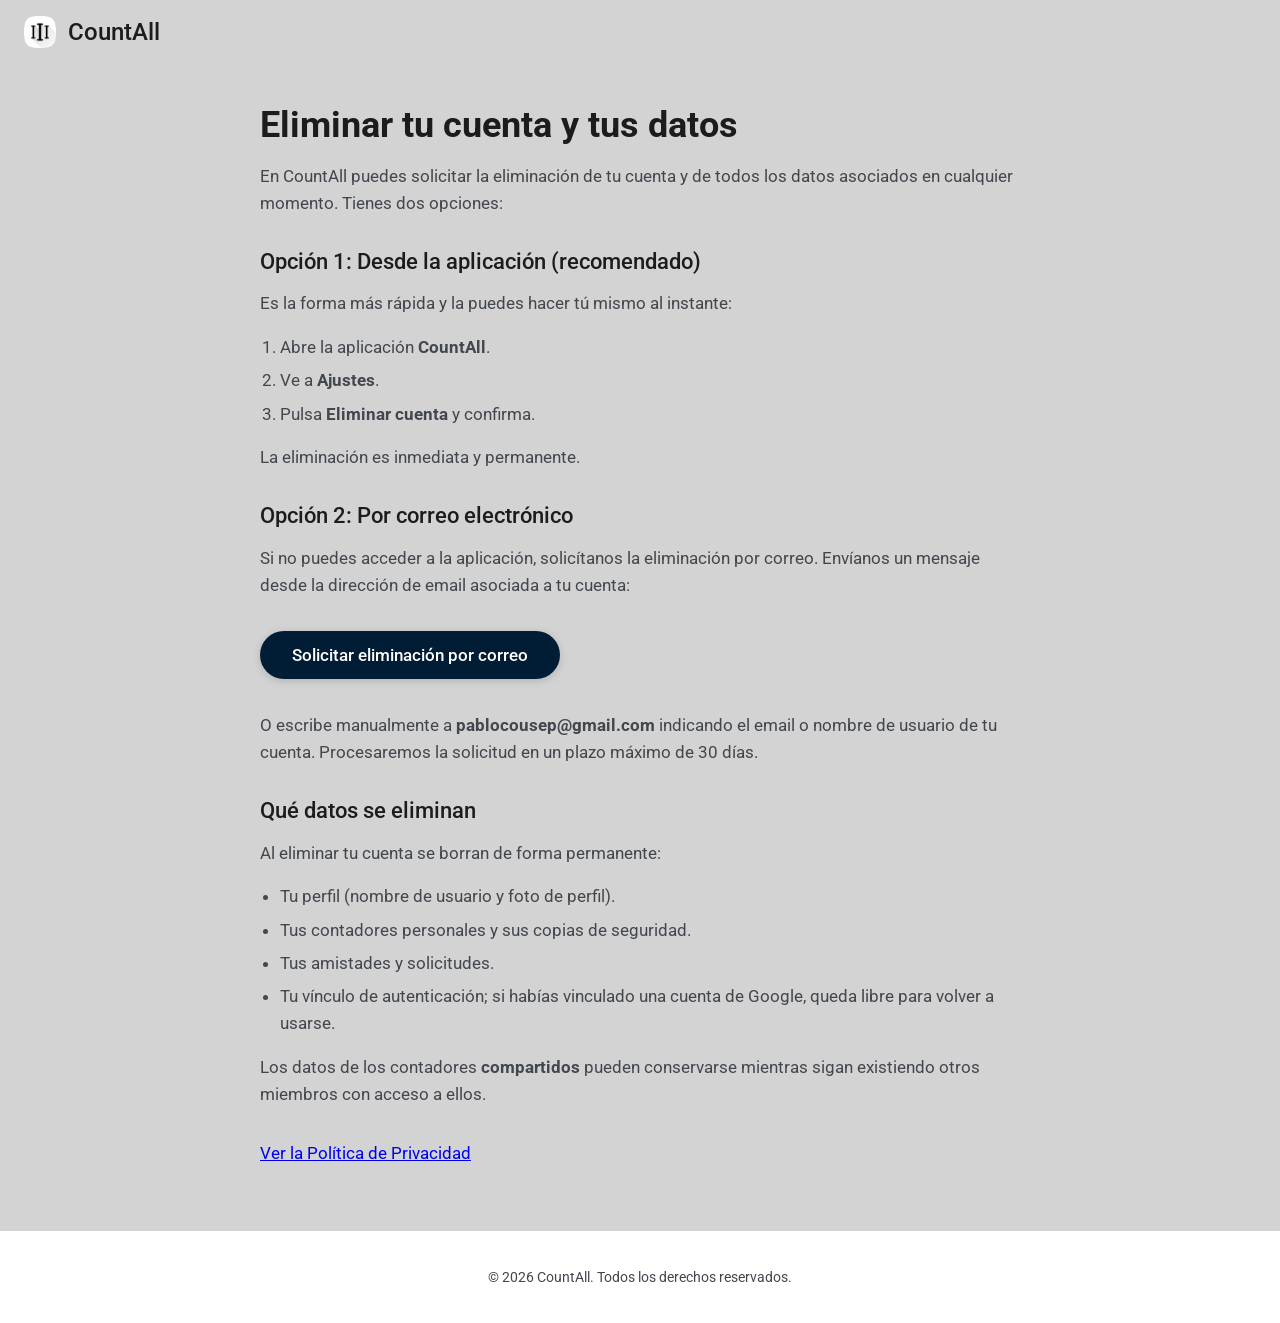
<file: eliminar-cuenta.html>
<!DOCTYPE html>
<html lang="es">
<head>
    <meta charset="UTF-8">
    <meta name="viewport" content="width=device-width, initial-scale=1.0">
    <title>Eliminar cuenta y datos - CountAll</title>
    <link rel="stylesheet" href="styles.css">
    <link rel="icon" href="favicon.ico" sizes="any">
    <link rel="icon" href="icon-192.png" type="image/png" sizes="192x192">
    <link rel="apple-touch-icon" href="apple-touch-icon.png">
    <meta name="theme-color" content="#B5DEFC"/>
    <style>
        .doc { max-width: 760px; text-align: left; padding: 2.5rem 0 3rem; }
        .doc h2 { font-size: 2.25rem; font-weight: 700; margin: 0 0 0.5rem; color: var(--text-primary-color); }
        .doc h3 { font-size: 1.35rem; font-weight: 500; margin: 2rem 0 0.5rem; color: var(--text-primary-color); }
        .doc p, .doc li { font-size: 1.05rem; line-height: 1.6; color: var(--text-secondary-color); }
        .doc ol, .doc ul { padding-left: 1.25rem; }
        .doc li { margin-bottom: 0.4rem; }
        .delete-btn {
            display: inline-block; background-color: var(--on-primary-container); color: #FFFFFF;
            font-size: 1.05rem; font-weight: 500; padding: 0.875rem 2rem; border-radius: 28px;
            text-decoration: none; margin: 1rem 0; box-shadow: 0 2px 8px rgba(0,0,0,0.15);
            transition: transform 0.2s ease-in-out, box-shadow 0.2s ease-in-out;
        }
        .delete-btn:hover { transform: scale(1.03); box-shadow: 0 4px 16px rgba(0,0,0,0.2); }
        .note { font-size: 0.95rem; }
    </style>
</head>
<body>

    <header class="header">
        <div class="header-content">
            <img src="icon-192.png" alt="CountAll Icon" class="header-icon">
            <h1 class="app-title">CountAll</h1>
        </div>
    </header>

    <main>
        <div class="container doc">
            <h2>Eliminar tu cuenta y tus datos</h2>
            <p>En CountAll puedes solicitar la eliminación de tu cuenta y de todos los datos asociados en cualquier momento. Tienes dos opciones:</p>

            <h3>Opción 1: Desde la aplicación (recomendado)</h3>
            <p>Es la forma más rápida y la puedes hacer tú mismo al instante:</p>
            <ol>
                <li>Abre la aplicación <strong>CountAll</strong>.</li>
                <li>Ve a <strong>Ajustes</strong>.</li>
                <li>Pulsa <strong>Eliminar cuenta</strong> y confirma.</li>
            </ol>
            <p>La eliminación es inmediata y permanente.</p>

            <h3>Opción 2: Por correo electrónico</h3>
            <p>Si no puedes acceder a la aplicación, solicítanos la eliminación por correo. Envíanos un mensaje desde la dirección de email asociada a tu cuenta:</p>
            <a class="delete-btn" href="mailto:pablocousep@gmail.com?subject=Solicitud%20de%20eliminaci%C3%B3n%20de%20cuenta%20-%20CountAll&body=Hola%2C%0A%0ASolicito%20la%20eliminaci%C3%B3n%20de%20mi%20cuenta%20de%20CountAll%20y%20de%20todos%20los%20datos%20asociados.%0A%0AEmail%20o%20nombre%20de%20usuario%20de%20mi%20cuenta%3A%20%0A%0AGracias.">Solicitar eliminación por correo</a>
            <p class="note">O escribe manualmente a <strong>pablocousep@gmail.com</strong> indicando el email o nombre de usuario de tu cuenta. Procesaremos la solicitud en un plazo máximo de 30 días.</p>

            <h3>Qué datos se eliminan</h3>
            <p>Al eliminar tu cuenta se borran de forma permanente:</p>
            <ul>
                <li>Tu perfil (nombre de usuario y foto de perfil).</li>
                <li>Tus contadores personales y sus copias de seguridad.</li>
                <li>Tus amistades y solicitudes.</li>
                <li>Tu vínculo de autenticación; si habías vinculado una cuenta de Google, queda libre para volver a usarse.</li>
            </ul>
            <p class="note">Los datos de los contadores <strong>compartidos</strong> pueden conservarse mientras sigan existiendo otros miembros con acceso a ellos.</p>

            <p style="margin-top:2rem;"><a href="POLITICA_PRIVACIDAD.md">Ver la Política de Privacidad</a></p>
        </div>
    </main>

    <footer class="footer">
        <div class="container">
            <p>&copy; 2026 CountAll. Todos los derechos reservados.</p>
        </div>
    </footer>

</body>
</html>
</file>
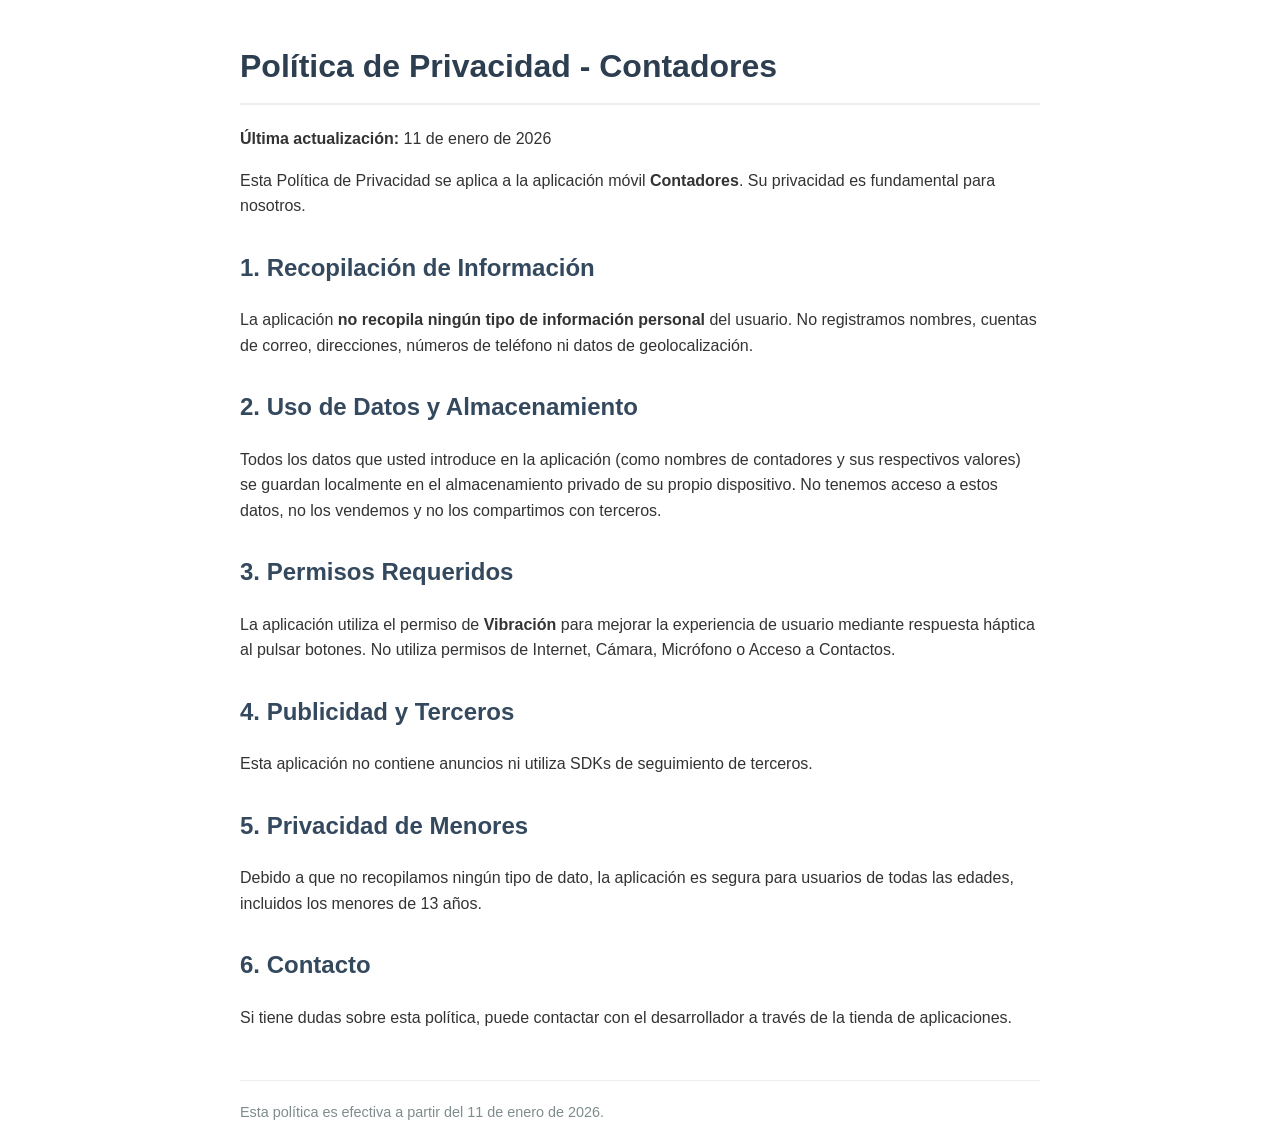
<file: PRIVACY_POLICY.html>
<!DOCTYPE html>
<html lang="es">
<head>
    <meta charset="UTF-8">
    <meta name="viewport" content="width=device-width, initial-scale=1.0">
    <title>Política de Privacidad - Contadores</title>
    <style>
        body { font-family: -apple-system, BlinkMacSystemFont, "Segoe UI", Roboto, Helvetica, Arial, sans-serif; line-height: 1.6; color: #333; max-width: 800px; margin: 0 auto; padding: 20px; }
        h1 { color: #2c3e50; border-bottom: 2px solid #eee; padding-bottom: 10px; }
        h2 { color: #34495e; margin-top: 30px; }
        .footer { margin-top: 50px; font-size: 0.9em; color: #7f8c8d; border-top: 1px solid #eee; padding-top: 20px; }
    </style>
</head>
<body>
    <h1>Política de Privacidad - Contadores</h1>
    <p><strong>Última actualización:</strong> 11 de enero de 2026</p>

    <p>Esta Política de Privacidad se aplica a la aplicación móvil <strong>Contadores</strong>. Su privacidad es fundamental para nosotros.</p>

    <h2>1. Recopilación de Información</h2>
    <p>La aplicación <strong>no recopila ningún tipo de información personal</strong> del usuario. No registramos nombres, cuentas de correo, direcciones, números de teléfono ni datos de geolocalización.</p>

    <h2>2. Uso de Datos y Almacenamiento</h2>
    <p>Todos los datos que usted introduce en la aplicación (como nombres de contadores y sus respectivos valores) se guardan localmente en el almacenamiento privado de su propio dispositivo. No tenemos acceso a estos datos, no los vendemos y no los compartimos con terceros.</p>

    <h2>3. Permisos Requeridos</h2>
    <p>La aplicación utiliza el permiso de <strong>Vibración</strong> para mejorar la experiencia de usuario mediante respuesta háptica al pulsar botones. No utiliza permisos de Internet, Cámara, Micrófono o Acceso a Contactos.</p>

    <h2>4. Publicidad y Terceros</h2>
    <p>Esta aplicación no contiene anuncios ni utiliza SDKs de seguimiento de terceros.</p>

    <h2>5. Privacidad de Menores</h2>
    <p>Debido a que no recopilamos ningún tipo de dato, la aplicación es segura para usuarios de todas las edades, incluidos los menores de 13 años.</p>

    <h2>6. Contacto</h2>
    <p>Si tiene dudas sobre esta política, puede contactar con el desarrollador a través de la tienda de aplicaciones.</p>

    <div class="footer">
        Esta política es efectiva a partir del 11 de enero de 2026.
    </div>
</body>
</html>
</file>
<file: styles.css>
@import url('https://fonts.googleapis.com/css2?family=Roboto:wght@400;500;700&display=swap');

:root {
    --primary-container: #B5DEFC;
    --on-primary-container: #001D35;
    --background-color: #D3D3D3;
    --on-background-color: #1A1C1E;
    --surface-color: #D3D3D3;
    --on-surface-color: #1A1C1E;
    --text-primary-color: #1A1C1E;
    --text-secondary-color: #42474E;
}

body {
    font-family: 'Roboto', sans-serif;
    background-color: var(--background-color);
    color: var(--on-background-color);
    margin: 0;
    display: flex;
    flex-direction: column;
    min-height: 100vh;
}

.container {
    max-width: 960px;
    margin: 0 auto;
    padding: 0 1.5rem;
}

.header {
    background-color: var(--surface-color);
    padding: 1rem 1.5rem;
}

.header-content {
    display: flex;
    align-items: center;
}

.header-icon {
    width: 32px;
    height: 32px;
    margin-right: 12px;
    border-radius: 8px;
}

.app-title {
    font-size: 1.5rem;
    font-weight: 500;
    color: var(--on-surface-color);
    margin: 0;
}

main {
    flex-grow: 1;
    display: flex;
    align-items: center;
    justify-content: center;
}

.hero {
    text-align: center;
    padding: 2rem 0;
}

.app-icon {
    width: 128px;
    height: 128px;
    border-radius: 28px;
    margin-bottom: 2rem;
    box-shadow: .0 4px 12px rgba(0,0,0,0.1);
}

.hero-title {
    font-size: 3rem;
    font-weight: 700;
    color: var(--text-primary-color);
    margin: 0 0 1rem;
    line-height: 1.2;
}

.hero-subtitle {
    font-size: 1.25rem;
    color: var(--text-secondary-color);
    margin: 0 0 2.5rem;
    max-width: 600px;
    margin-left: auto;
    margin-right: auto;
}

.button-play img {
    width: 200px;
    transition: transform 0.2s ease-in-out;
}

.button-play:hover img {
    transform: scale(1.05);
}

.open-app-btn {
    display: inline-block;
    background-color: var(--on-primary-container);
    color: #FFFFFF;
    font-size: 1.125rem;
    font-weight: 500;
    padding: 0.875rem 2.5rem;
    border-radius: 28px;
    text-decoration: none;
    transition: transform 0.2s ease-in-out, box-shadow 0.2s ease-in-out;
    box-shadow: 0 2px 8px rgba(0,0,0,0.15);
    margin-bottom: 2rem;
}

.open-app-btn:hover {
    transform: scale(1.05);
    box-shadow: 0 4px 16px rgba(0,0,0,0.2);
}

.fallback-text {
    font-size: 0.95rem;
    color: var(--text-secondary-color);
    margin: 0 0 0.75rem;
}

.footer {
    background-color: #FFFFFF;
    padding: 1.5rem 0;
    text-align: center;
    font-size: 0.875rem;
    color: var(--text-secondary-color);
}

@media (max-width: 600px) {
    .hero-title {
        font-size: 2.5rem;
    }

    .hero-subtitle {
        font-size: 1.125rem;
    }

    .button-play img {
        width: 180px;
    }
}
</file>
